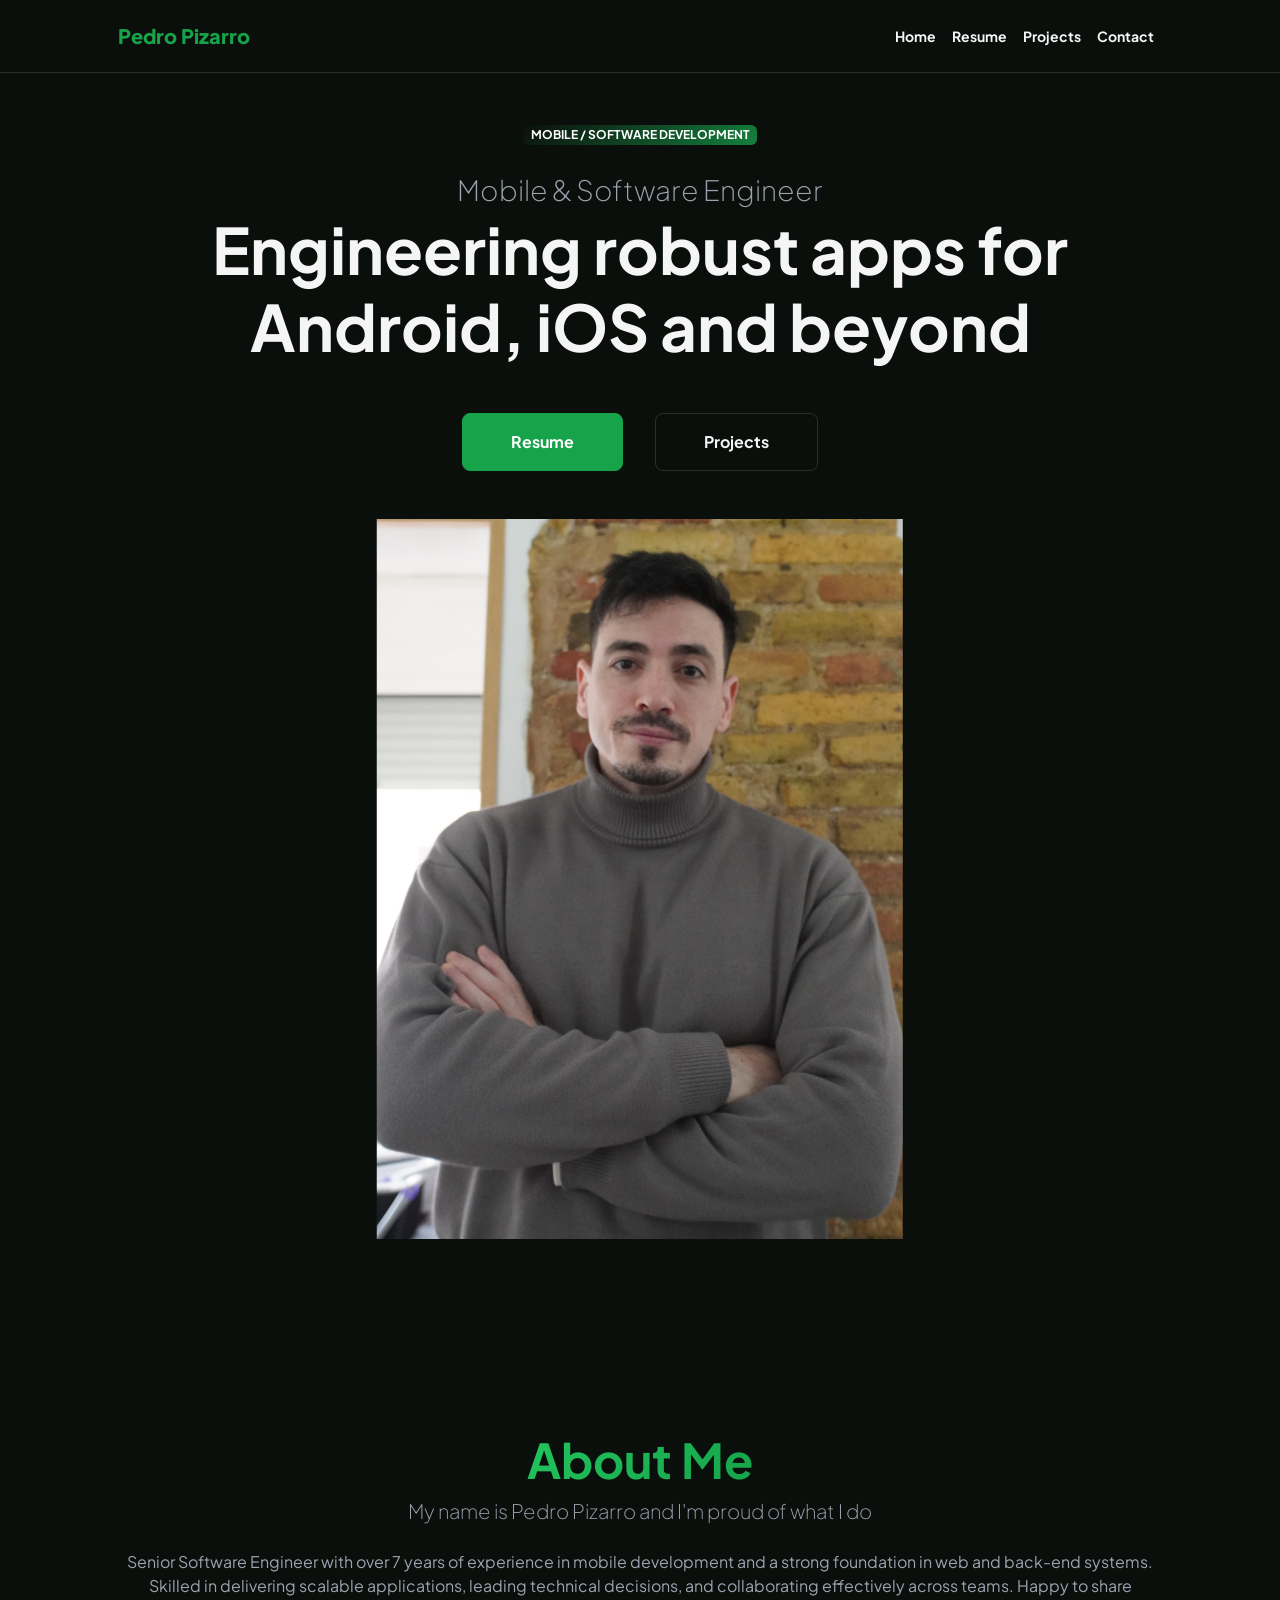
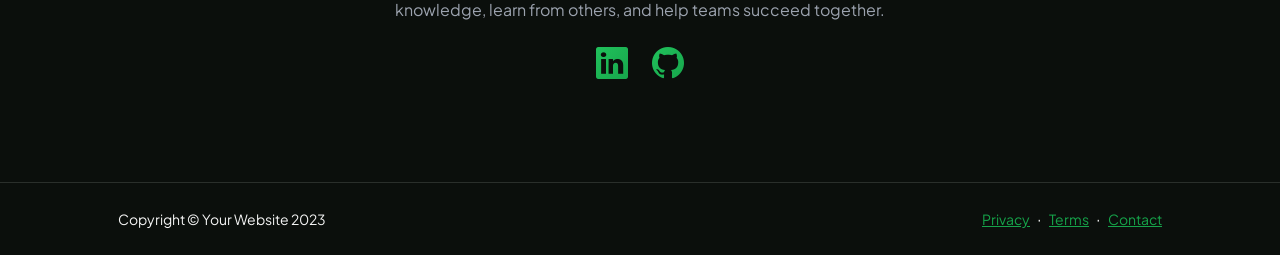
<file: index.html>
<!DOCTYPE html>
<html lang="en">
    <head>
        <meta charset="utf-8" />
        <meta name="viewport" content="width=device-width, initial-scale=1, shrink-to-fit=no" />
        <meta name="description" content="" />
        <meta name="author" content="" />
        <title>Pedro Pizarro Huertas | Mobile / Software Engineer</title>
        <!-- Favicon-->
        <link rel="icon" type="image/x-icon" href="assets/favicon.ico" />
        <!-- Custom Google font-->
        <link rel="preconnect" href="https://fonts.googleapis.com" />
        <link rel="preconnect" href="https://fonts.gstatic.com" crossorigin />
        <link href="https://fonts.googleapis.com/css2?family=Plus+Jakarta+Sans:wght@100;200;300;400;500;600;700;800;900&amp;display=swap" rel="stylesheet" />
        <!-- Bootstrap icons-->
        <link href="https://cdn.jsdelivr.net/npm/bootstrap-icons@1.8.1/font/bootstrap-icons.css" rel="stylesheet" />
        <!-- Core theme CSS (includes Bootstrap)-->
        <link href="css/styles.css" rel="stylesheet" />
    </head>
    <body class="d-flex flex-column h-100">
        <main class="flex-shrink-0">
            <!-- Navigation-->
            <nav class="navbar navbar-expand-lg navbar-dark bg-white py-3">
                <div class="container px-5">
                    <a class="navbar-brand" href="index.html"><span class="fw-bolder text-primary">Pedro Pizarro</span></a>
                    <button class="navbar-toggler" type="button" data-bs-toggle="collapse" data-bs-target="#navbarSupportedContent" aria-controls="navbarSupportedContent" aria-expanded="false" aria-label="Toggle navigation"><span class="navbar-toggler-icon"></span></button>
                    <div class="collapse navbar-collapse" id="navbarSupportedContent">
                        <ul class="navbar-nav ms-auto mb-2 mb-lg-0 small fw-bolder">
                            <li class="nav-item"><a class="nav-link" href="index.html">Home</a></li>
                            <li class="nav-item"><a class="nav-link" href="resume.html">Resume</a></li>
                            <li class="nav-item"><a class="nav-link" href="projects.html">Projects</a></li>
                            <li class="nav-item"><a class="nav-link" href="contact.html">Contact</a></li>
                        </ul>
                    </div>
                </div>
            </nav>
            <!-- Header-->
            <header class="py-5">
                <div class="container px-5 pb-5">
                    <div class="row gx-5 align-items-center">
                        <div class="col-xxl-5">
                            <!-- Header text content-->
                            <div class="text-center text-xxl-start">
                                <div class="badge bg-gradient-primary-to-secondary text-white mb-4"><div class="text-uppercase">Mobile / Software Development</div></div>
                                <div class="fs-3 fw-light text-muted">Mobile & Software Engineer</div>
                                <h1 class="display-3 fw-bolder mb-5">
                                    <span class="d-inline">Engineering robust apps for Android, iOS and beyond</span>
                                </h1>
                                <div class="d-grid gap-3 d-sm-flex justify-content-sm-center justify-content-xxl-start mb-3">
                                    <a class="btn btn-primary btn-lg px-5 py-3 me-sm-3 fs-6 fw-bolder" href="resume.html">Resume</a>
                                    <a class="btn btn-outline-dark btn-lg px-5 py-3 fs-6 fw-bolder" href="projects.html">Projects</a>
                                </div>
                            </div>
                        </div>
                        <div class="col-xxl-7">
                            <!-- Header profile picture-->
                            <div class="d-flex justify-content-center mt-5 mt-xxl-0">
                                <div class="profile">
                                    <!-- TIP: For best results, use a photo with a transparent background like the demo example below-->
                                    <!-- Watch a tutorial on how to do this on YouTube (link)-->
                                    <img class="profile-img" src="assets/profile.png" alt="..." />
                                </div>
                            </div>
                        </div>
                    </div>
                </div>
            </header>
            <!-- About Section-->
            <section class="bg-light py-5">
                <div class="container px-5">
                    <div class="row gx-5 justify-content-center">
                        <div class="col-xxl-8">
                            <div class="text-center my-5">
                                <h2 class="display-5 fw-bolder"><span class="text-gradient d-inline">About Me</span></h2>
                                <p class="lead fw-light mb-4">My name is Pedro Pizarro and I'm proud of what I do</p>
                                <p class="text-muted">Senior Software Engineer with over 7 years of experience in mobile development and a strong foundation in web and back-end systems. Skilled in delivering scalable applications, leading technical decisions, and collaborating effectively across teams.
                                    Happy to share knowledge, learn from others, and help teams succeed together.</p>
                                <div class="d-flex justify-content-center fs-2 gap-4">
                                    <a class="text-gradient" href="https://www.linkedin.com/in/pedro-pizarro-huertas-80893719a/" target="_blank" rel="noopener">
                                        <i class="bi bi-linkedin"></i>
                                    </a>
                                    <a class="text-gradient" href="https://github.com/pdepizarro" target="_blank" rel="noopener">
                                        <i class="bi bi-github"></i>
                                    </a>
                                </div>
                            </div>
                        </div>
                    </div>
                </div>
            </section>
        </main>
        <!-- Footer-->
        <footer class="bg-white py-4 mt-auto">
            <div class="container px-5">
                <div class="row align-items-center justify-content-between flex-column flex-sm-row">
                    <div class="col-auto"><div class="small m-0">Copyright &copy; Your Website 2023</div></div>
                    <div class="col-auto">
                        <a class="small" href="#!">Privacy</a>
                        <span class="mx-1">&middot;</span>
                        <a class="small" href="#!">Terms</a>
                        <span class="mx-1">&middot;</span>
                        <a class="small" href="#!">Contact</a>
                    </div>
                </div>
            </div>
        </footer>
        <!-- Bootstrap core JS-->
        <script src="https://cdn.jsdelivr.net/npm/bootstrap@5.2.3/dist/js/bootstrap.bundle.min.js"></script>
        <!-- Core theme JS-->
        <script src="js/scripts.js"></script>
    </body>
</html>
</file>
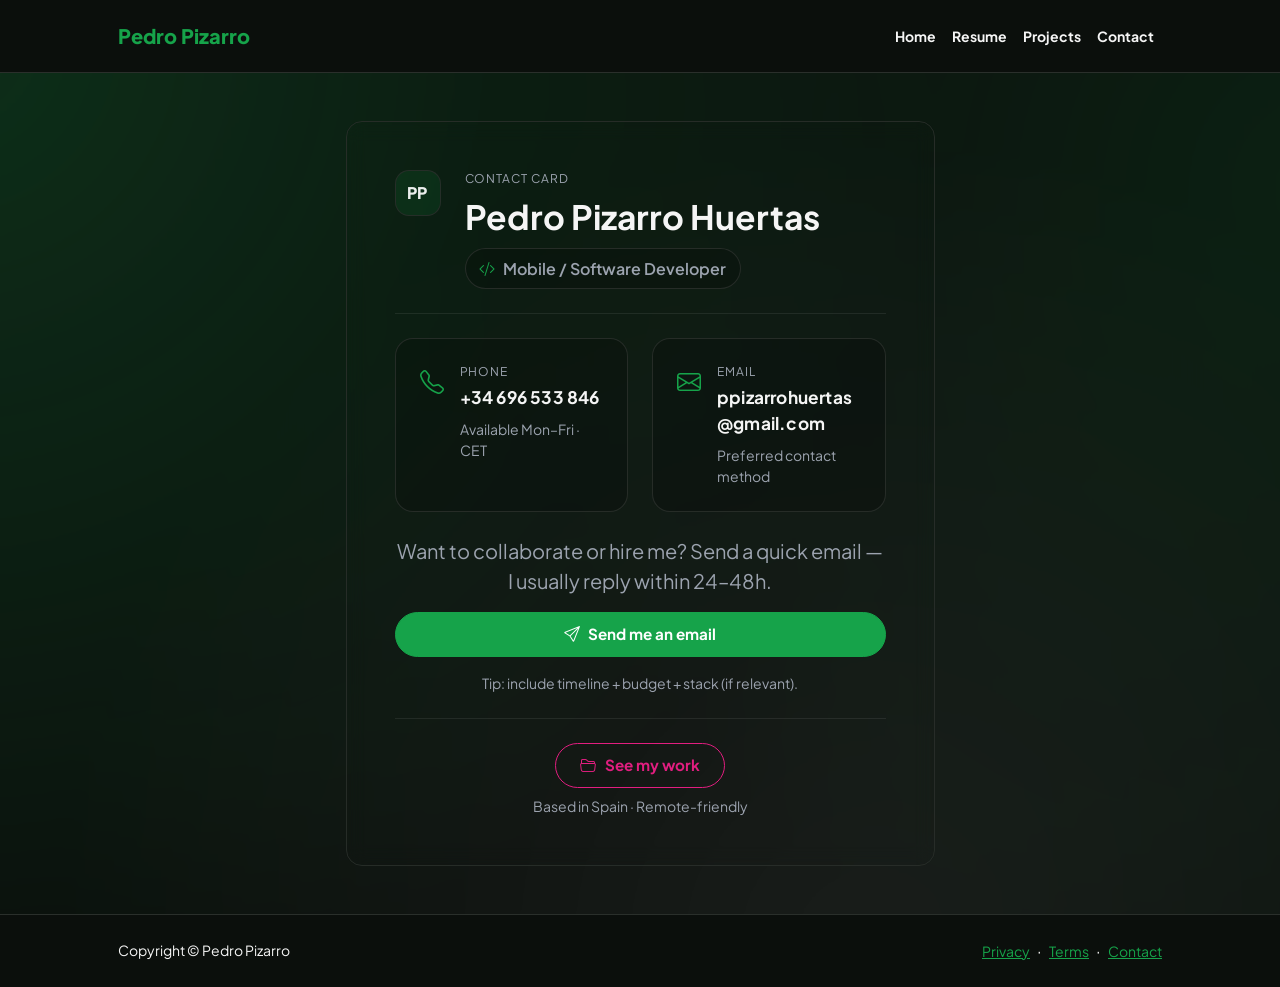
<file: contact.html>
<!DOCTYPE html>
<html lang="en">

<head>
    <meta charset="utf-8" />
    <meta name="viewport" content="width=device-width, initial-scale=1, shrink-to-fit=no" />
    <title>Contact - Pedro Pizarro</title>

    <link rel="icon" type="image/x-icon" href="assets/favicon.ico" />

    <!-- Custom Google font-->
    <link rel="preconnect" href="https://fonts.googleapis.com" />
    <link rel="preconnect" href="https://fonts.gstatic.com" crossorigin />
    <link
        href="https://fonts.googleapis.com/css2?family=Plus+Jakarta+Sans:wght@100;200;300;400;500;600;700;800;900&display=swap"
        rel="stylesheet" />

    <!-- Bootstrap icons-->
    <link href="https://cdn.jsdelivr.net/npm/bootstrap-icons@1.8.1/font/bootstrap-icons.css" rel="stylesheet" />

    <!-- Core theme CSS (includes Bootstrap)-->
    <link href="css/styles.css" rel="stylesheet" />

    <style>
        /* Background glow matching your theme */
        .contact-hero {
            position: relative;
            overflow: hidden;
        }

        .contact-hero::before {
            content: "";
            position: absolute;
            inset: -40%;
            background:
                radial-gradient(circle at 20% 20%, rgba(var(--bs-primary-rgb), 0.22), transparent 45%),
                radial-gradient(circle at 80% 30%, rgba(var(--bs-primary-rgb), 0.12), transparent 40%),
                radial-gradient(circle at 60% 80%, rgba(255, 255, 255, 0.06), transparent 45%);
            filter: blur(10px);
            z-index: 0;
        }

        .contact-card {
            position: relative;
            z-index: 1;
            border: 1px solid rgba(42, 47, 43, 0.9);
            background: rgba(11, 15, 12, 0.65);
            backdrop-filter: blur(10px);
        }

        .contact-divider {
            height: 1px;
            background: rgba(255, 255, 255, 0.08);
        }

        .contact-pill {
            border: 1px solid rgba(42, 47, 43, 0.9);
            background: rgba(0, 0, 0, 0.20);
            border-radius: 18px;
        }

        .contact-label {
            letter-spacing: 0.08em;
            text-transform: uppercase;
            font-size: 0.75rem;
        }

        .contact-value {
            font-size: 1.08rem;
            font-weight: 700;
            letter-spacing: 0.2px;
            word-break: break-word;
        }

        .contact-link {
            color: inherit;
            text-decoration: none;
        }

        .contact-link:hover {
            text-decoration: underline;
            text-decoration-color: rgba(var(--bs-primary-rgb), 0.7);
            text-underline-offset: 4px;
        }

        /* Only 2 buttons: centered content + slightly smaller type */
        .contact-action {
            display: flex;
            align-items: center;
            justify-content: center;
            gap: 0.55rem;
            border-radius: 999px;
            font-size: 0.95rem;
            font-weight: 700;
            padding: 0.78rem 1.25rem;
            line-height: 1.2;
            white-space: nowrap;
        }

        .contact-action i {
            line-height: 1;
            font-size: 1.05em;
        }

        /* Small badge for role */
        .role-badge {
            display: inline-flex;
            align-items: center;
            gap: 0.5rem;
            padding: 0.45rem 0.85rem;
            border-radius: 999px;
            border: 1px solid rgba(42, 47, 43, 0.9);
            background: rgba(0, 0, 0, 0.18);
        }

        /* Subtle avatar/monogram */
        .mono {
            width: 46px;
            height: 46px;
            border-radius: 14px;
            display: grid;
            place-items: center;
            border: 1px solid rgba(42, 47, 43, 0.9);
            background: rgba(var(--bs-primary-rgb), 0.12);
            color: rgba(255, 255, 255, 0.92);
            font-weight: 800;
            letter-spacing: 0.06em;
        }

        @media (max-width: 575.98px) {
            .contact-value {
                font-size: 1rem;
            }

            .contact-action {
                width: 100%;
            }
        }
    </style>
</head>

<body class="d-flex flex-column">
    <main class="flex-shrink-0">
        <!-- Navigation-->
        <nav class="navbar navbar-expand-lg navbar-dark bg-white py-3">
            <div class="container px-5">
                <a class="navbar-brand" href="index.html">
                    <span class="fw-bolder text-primary">Pedro Pizarro</span>
                </a>
                <button class="navbar-toggler" type="button" data-bs-toggle="collapse"
                    data-bs-target="#navbarSupportedContent" aria-controls="navbarSupportedContent"
                    aria-expanded="false" aria-label="Toggle navigation">
                    <span class="navbar-toggler-icon"></span>
                </button>

                <div class="collapse navbar-collapse" id="navbarSupportedContent">
                    <ul class="navbar-nav ms-auto mb-2 mb-lg-0 small fw-bolder">
                        <li class="nav-item"><a class="nav-link" href="index.html">Home</a></li>
                        <li class="nav-item"><a class="nav-link" href="resume.html">Resume</a></li>
                        <li class="nav-item"><a class="nav-link" href="projects.html">Projects</a></li>
                        <li class="nav-item"><a class="nav-link active" href="contact.html">Contact</a></li>
                    </ul>
                </div>
            </div>
        </nav>

        <!-- Page content -->
        <section class="py-5 contact-hero">
            <div class="container px-5">
                <div class="row gx-5 justify-content-center">
                    <div class="col-lg-9 col-xl-7">
                        <div class="contact-card rounded-4 p-4 p-md-5">

                            <!-- Business card header -->
                            <div
                                class="d-flex flex-column flex-sm-row align-items-center align-items-sm-start gap-3 gap-sm-4 mb-4">
                                <div class="mono">PP</div>

                                <div class="text-center text-sm-start flex-grow-1">
                                    <div class="contact-label text-muted mb-2">Contact card</div>

                                    <h1 class="fw-bolder mb-1" style="font-size: clamp(1.6rem, 3.5vw, 2.1rem);">
                                        Pedro Pizarro Huertas
                                    </h1>

                                    <div class="role-badge mt-2">
                                        <i class="bi bi-code-slash text-primary"></i>
                                        <span class="fw-semibold text-muted">Mobile / Software Developer</span>
                                    </div>
                                </div>
                            </div>

                            <div class="contact-divider mb-4"></div>

                            <!-- Info first (no buttons here) -->
                            <div class="row g-3 g-md-4 mb-4">
                                <div class="col-md-6">
                                    <div class="contact-pill p-4 h-100">
                                        <div class="d-flex align-items-start gap-3">
                                            <div class="text-primary fs-4">
                                                <i class="bi bi-telephone"></i>
                                            </div>
                                            <div class="flex-grow-1">
                                                <div class="contact-label text-muted mb-1">Phone</div>
                                                <div class="contact-value">
                                                    <a class="contact-link" href="tel:+34696533846">+34 696 533 846</a>
                                                </div>
                                                <div class="small text-muted mt-2">Available Mon–Fri · CET</div>
                                            </div>
                                        </div>
                                    </div>
                                </div>

                                <div class="col-md-6">
                                    <div class="contact-pill p-4 h-100">
                                        <div class="d-flex align-items-start gap-3">
                                            <div class="text-primary fs-4">
                                                <i class="bi bi-envelope"></i>
                                            </div>
                                            <div class="flex-grow-1">
                                                <div class="contact-label text-muted mb-1">Email</div>
                                                <div class="contact-value">
                                                    <a class="contact-link"
                                                        href="mailto:ppizarrohuertas@gmail.com">ppizarrohuertas@gmail.com</a>
                                                </div>
                                                <div class="small text-muted mt-2">Preferred contact method</div>
                                            </div>
                                        </div>
                                    </div>
                                </div>
                            </div>

                            <!-- Primary CTA (1st button) -->
                            <div class="text-center mb-4">
                                <p class="lead fw-normal text-muted mb-3">
                                    Want to collaborate or hire me? Send a quick email — I usually reply within 24–48h.
                                </p>

                                <a class="btn btn-primary contact-action px-4"
                                    href="mailto:ppizarrohuertas@gmail.com?subject=Hi%20Pedro%20%E2%80%94%20Let%E2%80%99s%20talk&body=Hi%20Pedro%2C%0D%0A%0D%0AI'm%20reaching%20out%20from%20your%20website%20about...%0D%0A%0D%0A">
                                    <i class="bi bi-send"></i>
                                    Send me an email
                                </a>

                                <div class="small text-muted mt-3">
                                    Tip: include timeline + budget + stack (if relevant).
                                </div>
                            </div>

                            <div class="contact-divider mb-4"></div>

                            <!-- Secondary CTA at the very bottom (2nd button) -->
                            <div class="d-flex flex-column align-items-center gap-2">
                                <a class="btn btn-outline-secondary contact-action px-4" href="projects.html">
                                    <i class="bi bi-folder2-open"></i>
                                    See my work
                                </a>

                                <div class="small text-muted">
                                    Based in Spain · Remote-friendly
                                </div>
                            </div>

                        </div>
                    </div>
                </div>
            </div>
        </section>
    </main>

    <!-- Footer-->
    <footer class="bg-white py-4 mt-auto">
        <div class="container px-5">
            <div class="row align-items-center justify-content-between flex-column flex-sm-row">
                <div class="col-auto">
                    <div class="small m-0">Copyright &copy; Pedro Pizarro</div>
                </div>
                <div class="col-auto">
                    <a class="small" href="#!">Privacy</a>
                    <span class="mx-1">&middot;</span>
                    <a class="small" href="#!">Terms</a>
                    <span class="mx-1">&middot;</span>
                    <a class="small" href="contact.html">Contact</a>
                </div>
            </div>
        </div>
    </footer>

    <script src="https://cdn.jsdelivr.net/npm/bootstrap@5.2.3/dist/js/bootstrap.bundle.min.js"></script>
    <script src="js/scripts.js"></script>
</body>

</html>
</file>
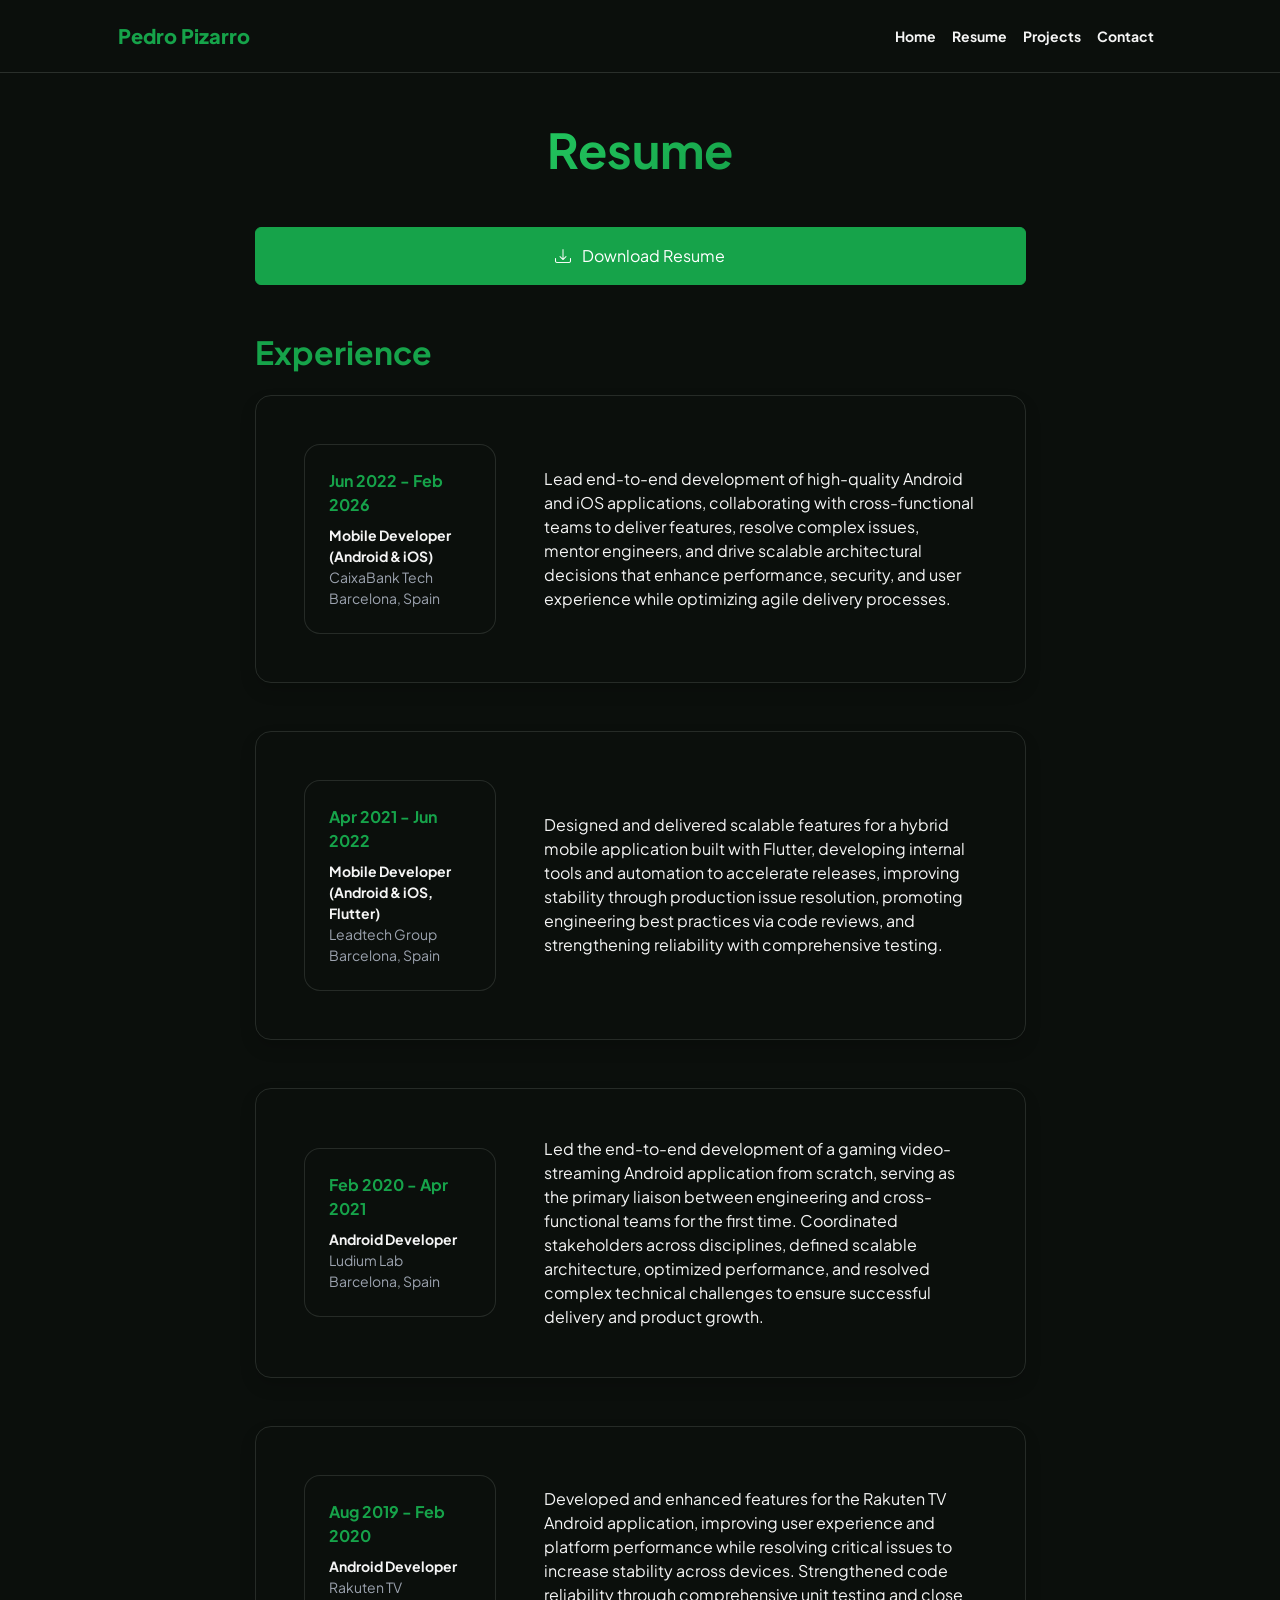
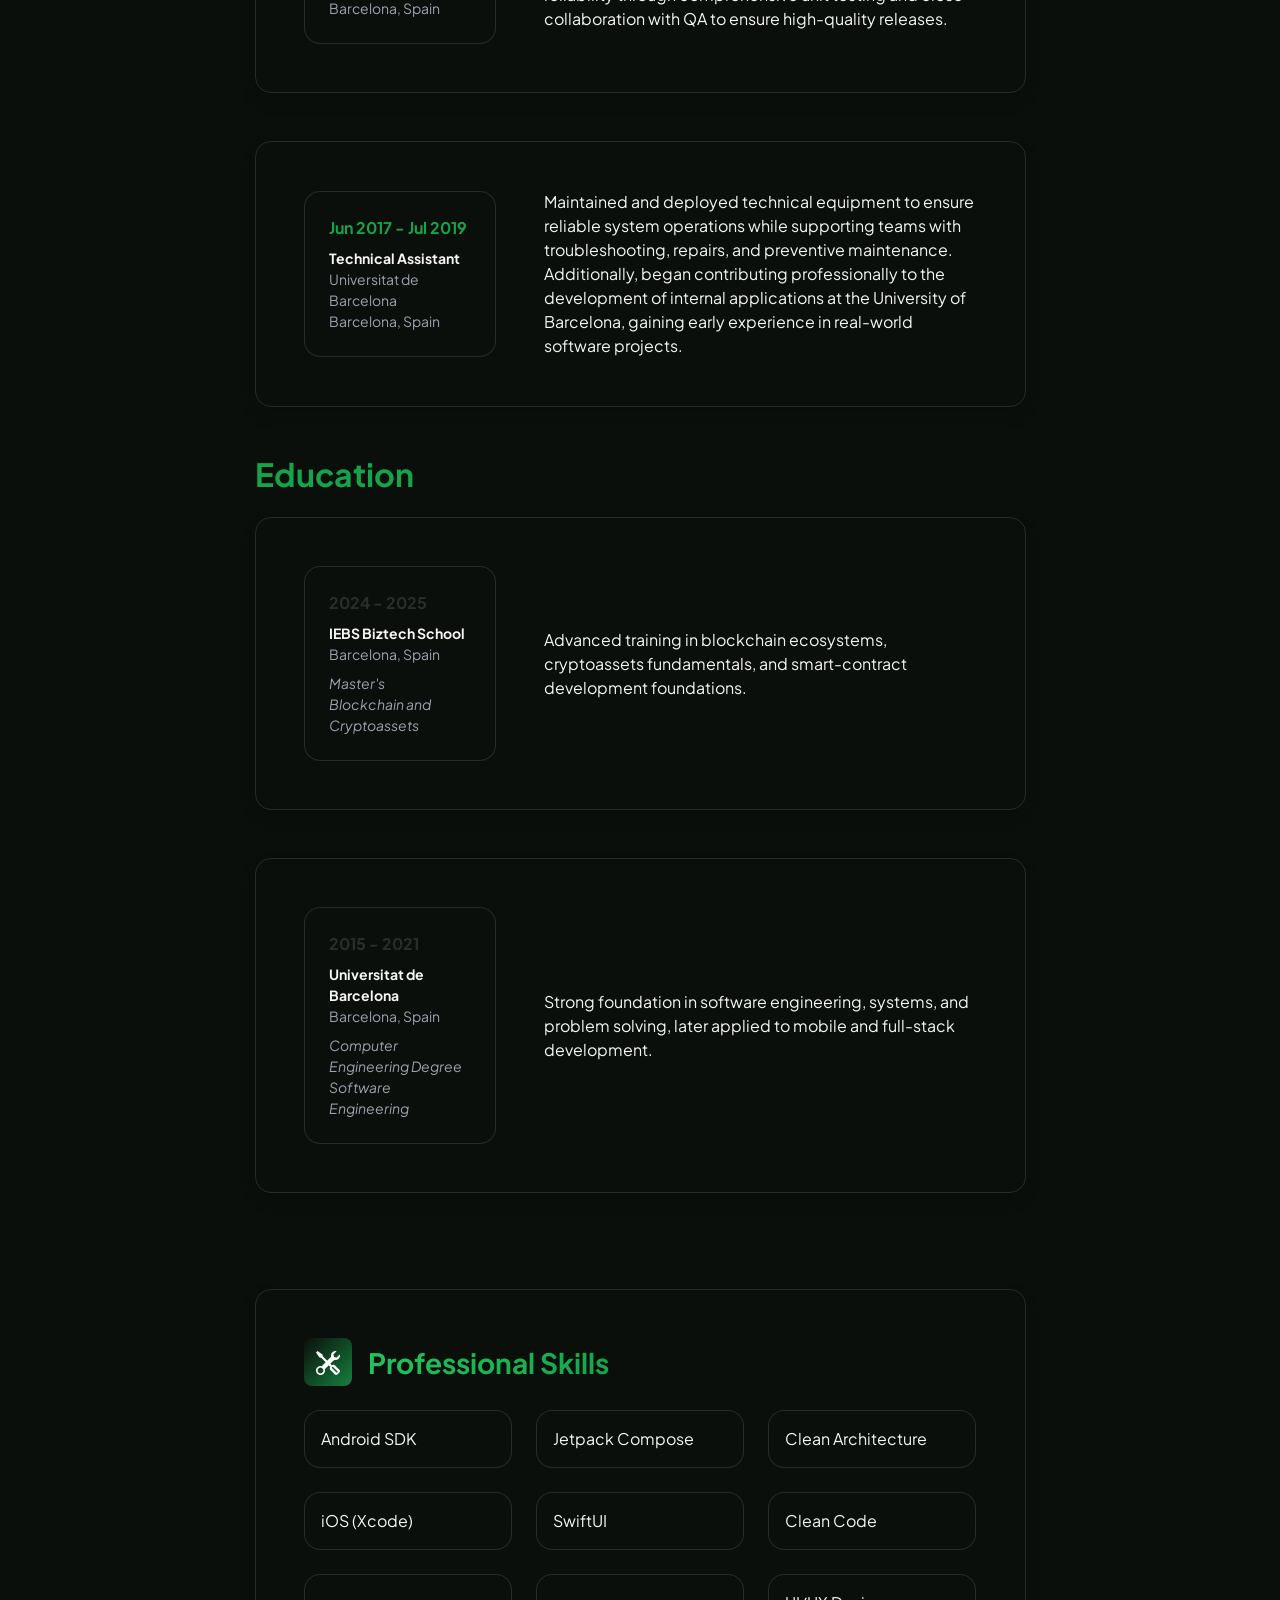
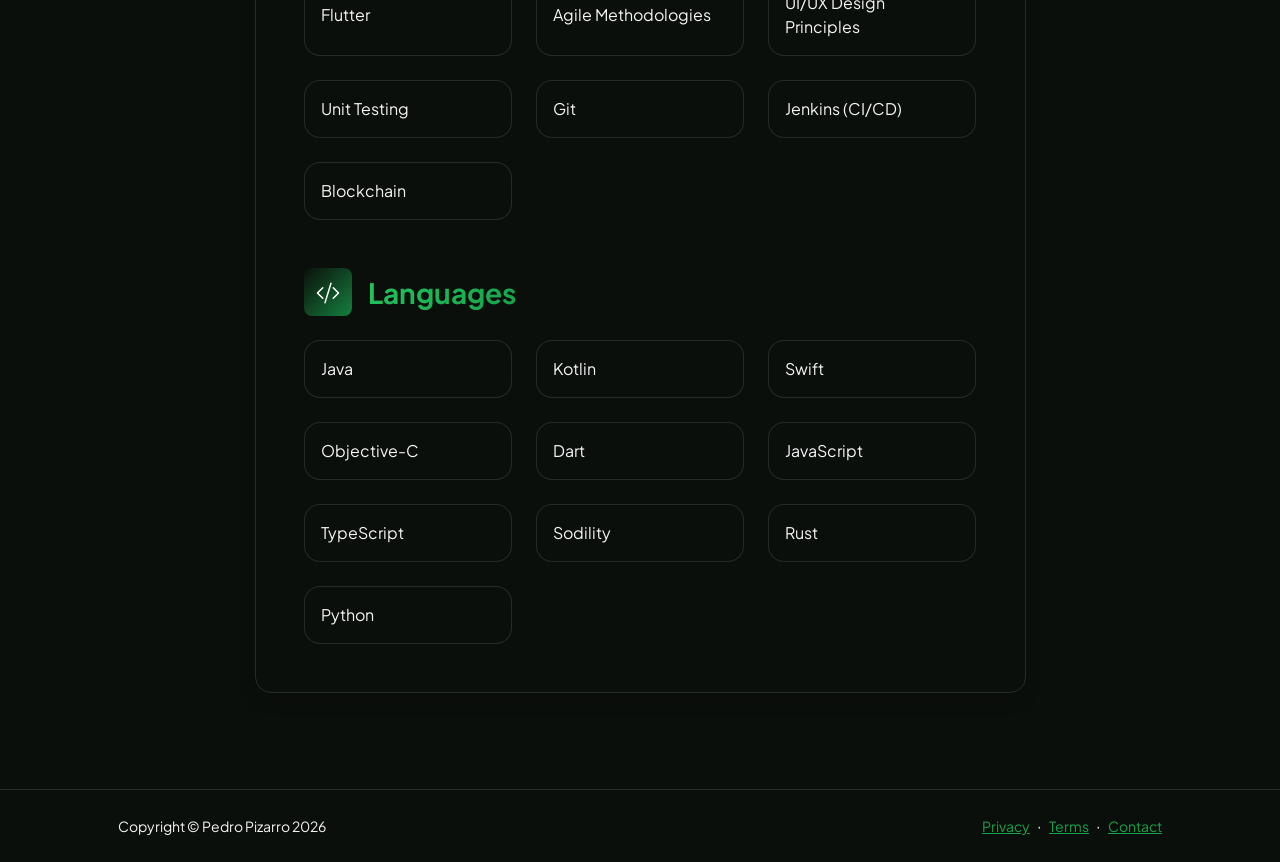
<file: resume.html>
<!DOCTYPE html>

<html lang="en">

<head>
    <meta charset="utf-8" />
    <meta content="width=device-width, initial-scale=1, shrink-to-fit=no" name="viewport" />
    <meta content="" name="description" />
    <meta content="" name="author" />
    <title>Pedro Pizarro - Resume</title>
    <!-- Favicon-->
    <link href="assets/favicon.ico" rel="icon" type="image/x-icon" />
    <!-- Custom Google font-->
    <link href="https://fonts.googleapis.com" rel="preconnect" />
    <link crossorigin="" href="https://fonts.gstatic.com" rel="preconnect" />
    <link
        href="https://fonts.googleapis.com/css2?family=Plus+Jakarta+Sans:wght@100;200;300;400;500;600;700;800;900&amp;display=swap"
        rel="stylesheet" />
    <!-- Bootstrap icons-->
    <link href="https://cdn.jsdelivr.net/npm/bootstrap-icons@1.8.1/font/bootstrap-icons.css" rel="stylesheet" />
    <!-- Core theme CSS (includes Bootstrap)-->
    <link href="css/styles.css" rel="stylesheet" />
</head>

<body class="d-flex flex-column h-100 bg-light">
    <main class="flex-shrink-0">
        <!-- Navigation-->
        <nav class="navbar navbar-expand-lg navbar-dark bg-white py-3">
            <div class="container px-5">
                <a class="navbar-brand" href="index.html"><span class="fw-bolder text-primary">Pedro Pizarro</span></a>
                <button aria-controls="navbarSupportedContent" aria-expanded="false" aria-label="Toggle navigation"
                    class="navbar-toggler" data-bs-target="#navbarSupportedContent" data-bs-toggle="collapse"
                    type="button"><span class="navbar-toggler-icon"></span></button>
                <div class="collapse navbar-collapse" id="navbarSupportedContent">
                    <ul class="navbar-nav ms-auto mb-2 mb-lg-0 small fw-bolder">
                        <li class="nav-item"><a class="nav-link" href="index.html">Home</a></li>
                        <li class="nav-item"><a class="nav-link" href="resume.html">Resume</a></li>
                        <li class="nav-item"><a class="nav-link" href="projects.html">Projects</a></li>
                        <li class="nav-item"><a class="nav-link" href="contact.html">Contact</a></li>
                    </ul>
                </div>
            </div>
        </nav>
        <!-- Page Content-->
        <div class="container px-5 my-5">
            <div class="text-center mb-5">
                <h1 class="display-5 fw-bolder mb-0"><span class="text-gradient d-inline">Resume</span></h1>
            </div>
            <div class="row gx-5 justify-content-center">
                <div class="col-lg-11 col-xl-9 col-xxl-8">

                    <!-- Download first -->
                    <div class="mb-5">
                        <a class="btn btn-primary px-4 py-3 w-100" href="assets/Pedro_Pizarro_Huertas_2026.pdf"
                            download>
                            <i class="bi bi-download me-2"></i>
                            Download Resume
                        </a>
                    </div>

                    <!-- Experience Section-->
                    <section>

                        <h2 class="text-primary fw-bolder mb-4">Experience</h2>

                        <!-- CaixaBank Tech -->
                        <div class="card shadow border-0 rounded-4 mb-5">
                            <div class="card-body p-5">
                                <div class="row align-items-center gx-5">
                                    <div class="col text-center text-lg-start mb-4 mb-lg-0">
                                        <div class="bg-light p-4 rounded-4">
                                            <div class="text-primary fw-bolder mb-2">Jun 2022 - Feb 2026</div>
                                            <div class="small fw-bolder">Mobile Developer (Android &amp; iOS)</div>
                                            <div class="small text-muted">CaixaBank Tech</div>
                                            <div class="small text-muted">Barcelona, Spain</div>
                                        </div>
                                    </div>
                                    <div class="col-lg-8">
                                        <div>
                                            Lead end-to-end development of high-quality Android and iOS applications,
                                            collaborating with cross-functional teams to deliver features, resolve
                                            complex issues, mentor engineers, and drive scalable architectural decisions
                                            that enhance performance, security, and user experience while optimizing
                                            agile delivery processes.
                                        </div>
                                    </div>
                                </div>
                            </div>
                        </div>

                        <!-- Leadtech Group -->
                        <div class="card shadow border-0 rounded-4 mb-5">
                            <div class="card-body p-5">
                                <div class="row align-items-center gx-5">
                                    <div class="col text-center text-lg-start mb-4 mb-lg-0">
                                        <div class="bg-light p-4 rounded-4">
                                            <div class="text-primary fw-bolder mb-2">Apr 2021 - Jun 2022</div>
                                            <div class="small fw-bolder">Mobile Developer (Android &amp; iOS, Flutter)</div>
                                            <div class="small text-muted">Leadtech Group</div>
                                            <div class="small text-muted">Barcelona, Spain</div>
                                        </div>
                                    </div>
                                    <div class="col-lg-8">
                                        <div>
                                            Designed and delivered scalable features for a hybrid mobile application
                                            built with Flutter, developing internal tools and automation to accelerate
                                            releases, improving stability through production issue resolution, promoting
                                            engineering best practices via code reviews, and strengthening reliability
                                            with comprehensive testing.
                                        </div>
                                    </div>
                                </div>
                            </div>
                        </div>

                        <!-- Ludium Lab -->
                        <div class="card shadow border-0 rounded-4 mb-5">
                            <div class="card-body p-5">
                                <div class="row align-items-center gx-5">
                                    <div class="col text-center text-lg-start mb-4 mb-lg-0">
                                        <div class="bg-light p-4 rounded-4">
                                            <div class="text-primary fw-bolder mb-2">Feb 2020 - Apr 2021</div>
                                            <div class="small fw-bolder">Android Developer</div>
                                            <div class="small text-muted">Ludium Lab</div>
                                            <div class="small text-muted">Barcelona, Spain</div>
                                        </div>
                                    </div>
                                    <div class="col-lg-8">
                                        <div>
                                            Led the end-to-end development of a gaming video-streaming Android
                                            application from scratch, serving as the primary liaison between engineering
                                            and cross-functional teams for the first time. Coordinated stakeholders
                                            across disciplines, defined scalable architecture, optimized performance,
                                            and resolved complex technical challenges to ensure successful delivery and
                                            product growth.
                                        </div>
                                    </div>
                                </div>
                            </div>
                        </div>

                        <!-- Rakuten TV -->
                        <div class="card shadow border-0 rounded-4 mb-5">
                            <div class="card-body p-5">
                                <div class="row align-items-center gx-5">
                                    <div class="col text-center text-lg-start mb-4 mb-lg-0">
                                        <div class="bg-light p-4 rounded-4">
                                            <div class="text-primary fw-bolder mb-2">Aug 2019 - Feb 2020</div>
                                            <div class="small fw-bolder">Android Developer</div>
                                            <div class="small text-muted">Rakuten TV</div>
                                            <div class="small text-muted">Barcelona, Spain</div>
                                        </div>
                                    </div>
                                    <div class="col-lg-8">
                                        <div>
                                            Developed and enhanced features for the Rakuten TV Android application,
                                            improving user experience and platform performance while resolving critical
                                            issues to increase stability across devices. Strengthened code reliability
                                            through comprehensive unit testing and close collaboration with QA to ensure
                                            high-quality releases.
                                        </div>
                                    </div>
                                </div>
                            </div>
                        </div>

                        <!-- Universitat de Barcelona -->
                        <div class="card shadow border-0 rounded-4 mb-5">
                            <div class="card-body p-5">
                                <div class="row align-items-center gx-5">
                                    <div class="col text-center text-lg-start mb-4 mb-lg-0">
                                        <div class="bg-light p-4 rounded-4">
                                            <div class="text-primary fw-bolder mb-2">Jun 2017 - Jul 2019</div>
                                            <div class="small fw-bolder">Technical Assistant</div>
                                            <div class="small text-muted">Universitat de Barcelona</div>
                                            <div class="small text-muted">Barcelona, Spain</div>
                                        </div>
                                    </div>
                                    <div class="col-lg-8">
                                        <div>
                                            Maintained and deployed technical equipment to ensure reliable system
                                            operations while supporting teams with troubleshooting, repairs, and
                                            preventive maintenance. Additionally, began contributing professionally to
                                            the development of internal applications at the University of Barcelona,
                                            gaining early experience in real-world software projects.
                                        </div>
                                    </div>
                                </div>
                            </div>
                        </div>

                    </section>

                    <!-- Education Section-->
                    <section>
                        <h2 class="text-primary fw-bolder mb-4">Education</h2>

                        <!-- Master Blockchain -->
                        <div class="card shadow border-0 rounded-4 mb-5">
                            <div class="card-body p-5">
                                <div class="row align-items-center gx-5">
                                    <div class="col text-center text-lg-start mb-4 mb-lg-0">
                                        <div class="bg-light p-4 rounded-4">
                                            <div class="text-secondary fw-bolder mb-2">2024 - 2025</div>
                                            <div class="mb-2">
                                                <div class="small fw-bolder">IEBS Biztech School</div>
                                                <div class="small text-muted">Barcelona, Spain</div>
                                            </div>
                                            <div class="fst-italic">
                                                <div class="small text-muted">Master's</div>
                                                <div class="small text-muted">Blockchain and Cryptoassets</div>
                                            </div>
                                        </div>
                                    </div>
                                    <div class="col-lg-8">
                                        <div>Advanced training in blockchain ecosystems, cryptoassets fundamentals, and
                                            smart-contract development foundations.</div>
                                    </div>
                                </div>
                            </div>
                        </div>

                        <!-- Degree -->
                        <div class="card shadow border-0 rounded-4 mb-5">
                            <div class="card-body p-5">
                                <div class="row align-items-center gx-5">
                                    <div class="col text-center text-lg-start mb-4 mb-lg-0">
                                        <div class="bg-light p-4 rounded-4">
                                            <div class="text-secondary fw-bolder mb-2">2015 - 2021</div>
                                            <div class="mb-2">
                                                <div class="small fw-bolder">Universitat de Barcelona</div>
                                                <div class="small text-muted">Barcelona, Spain</div>
                                            </div>
                                            <div class="fst-italic">
                                                <div class="small text-muted">Computer Engineering Degree</div>
                                                <div class="small text-muted">Software Engineering</div>
                                            </div>
                                        </div>
                                    </div>
                                    <div class="col-lg-8">
                                        <div>Strong foundation in software engineering, systems, and problem solving,
                                            later applied to mobile and full-stack development.</div>
                                    </div>
                                </div>
                            </div>
                        </div>

                    </section>

                    <!-- Divider-->
                    <div class="pb-5"></div>

                    <!-- Skills Section-->
                    <section>
                        <!-- Skillset Card-->
                        <div class="card shadow border-0 rounded-4 mb-5">
                            <div class="card-body p-5">

                                <!-- Professional skills list-->
                                <div class="mb-5">
                                    <div class="d-flex align-items-center mb-4">
                                        <div
                                            class="feature bg-primary bg-gradient-primary-to-secondary text-white rounded-3 me-3">
                                            <i class="bi bi-tools"></i>
                                        </div>
                                        <h3 class="fw-bolder mb-0"><span class="text-gradient d-inline">Professional
                                                Skills</span></h3>
                                    </div>

                                    <!-- Row 1 -->
                                    <div class="row row-cols-1 row-cols-md-3 mb-4">
                                        <div class="col mb-4 mb-md-0">
                                            <div class="d-flex align-items-center bg-light rounded-4 p-3 h-100">Android
                                                SDK</div>
                                        </div>
                                        <div class="col mb-4 mb-md-0">
                                            <div class="d-flex align-items-center bg-light rounded-4 p-3 h-100">Jetpack
                                                Compose</div>
                                        </div>
                                        <div class="col">
                                            <div class="d-flex align-items-center bg-light rounded-4 p-3 h-100">Clean
                                                Architecture</div>
                                        </div>
                                    </div>

                                    <!-- Row 2 -->
                                    <div class="row row-cols-1 row-cols-md-3 mb-4">
                                        <div class="col mb-4 mb-md-0">
                                            <div class="d-flex align-items-center bg-light rounded-4 p-3 h-100">iOS
                                                (Xcode)</div>
                                        </div>
                                        <div class="col mb-4 mb-md-0">
                                            <div class="d-flex align-items-center bg-light rounded-4 p-3 h-100">SwiftUI
                                            </div>
                                        </div>
                                        <div class="col">
                                            <div class="d-flex align-items-center bg-light rounded-4 p-3 h-100">Clean
                                                Code</div>
                                        </div>
                                    </div>

                                    <!-- Row 3 -->
                                    <div class="row row-cols-1 row-cols-md-3 mb-4">
                                        <div class="col mb-4 mb-md-0">
                                            <div class="d-flex align-items-center bg-light rounded-4 p-3 h-100">Flutter
                                            </div>
                                        </div>
                                        <div class="col mb-4 mb-md-0">
                                            <div class="d-flex align-items-center bg-light rounded-4 p-3 h-100">Agile
                                                Methodologies</div>
                                        </div>
                                        <div class="col">
                                            <div class="d-flex align-items-center bg-light rounded-4 p-3 h-100">UI/UX
                                                Design Principles</div>
                                        </div>
                                    </div>

                                    <!-- Row 4 -->
                                    <div class="row row-cols-1 row-cols-md-3">
                                        <div class="col mb-4 mb-md-0">
                                            <div class="d-flex align-items-center bg-light rounded-4 p-3 h-100">Unit
                                                Testing</div>
                                        </div>
                                        <div class="col mb-4 mb-md-0">
                                            <div class="d-flex align-items-center bg-light rounded-4 p-3 h-100">Git
                                            </div>
                                        </div>
                                        <div class="col">
                                            <div class="d-flex align-items-center bg-light rounded-4 p-3 h-100">Jenkins
                                                (CI/CD)</div>
                                        </div>
                                    </div>

                                    <!-- Row 5 -->
                                    <div class="row row-cols-1 row-cols-md-3 mt-4">
                                        <div class="col mb-4 mb-md-0">
                                            <div class="d-flex align-items-center bg-light rounded-4 p-3 h-100">
                                                Blockchain</div>
                                        </div>
                                        <div class="col mb-4 mb-md-0"></div>
                                        <div class="col"></div>

                                    </div>
                                </div>

                                <!-- Languages list (Spoken languages)-->
                                <div class="mb-0">
                                    <div class="d-flex align-items-center mb-4">
                                        <div
                                            class="feature bg-primary bg-gradient-primary-to-secondary text-white rounded-3 me-3">
                                            <i class="bi bi-code-slash"></i>
                                        </div>
                                        <h3 class="fw-bolder mb-0"><span class="text-gradient d-inline">Languages</span>
                                        </h3>
                                    </div>

                                    <div class="row row-cols-1 row-cols-md-3 mb-4">
                                        <div class="col mb-4 mb-md-0">
                                            <div class="d-flex align-items-center bg-light rounded-4 p-3 h-100">Java
                                            </div>
                                        </div>
                                        <div class="col mb-4 mb-md-0">
                                            <div class="d-flex align-items-center bg-light rounded-4 p-3 h-100">Kotlin
                                            </div>
                                        </div>
                                        <div class="col">
                                            <div class="d-flex align-items-center bg-light rounded-4 p-3 h-100">Swift
                                            </div>
                                        </div>
                                    </div>



                                    <div class="row row-cols-1 row-cols-md-3 mb-4">
                                        <div class="col mb-4 mb-md-0">
                                            <div class="d-flex align-items-center bg-light rounded-4 p-3 h-100">
                                                Objective-C</div>
                                        </div>
                                        <div class="col mb-4 mb-md-0">
                                            <div class="d-flex align-items-center bg-light rounded-4 p-3 h-100">Dart
                                            </div>
                                        </div>
                                        <div class="col">
                                            <div class="d-flex align-items-center bg-light rounded-4 p-3 h-100">
                                                JavaScript</div>
                                        </div>
                                    </div>

                                    <div class="row row-cols-1 row-cols-md-3 mb-4">
                                        <div class="col mb-4 mb-md-0">
                                            <div class="d-flex align-items-center bg-light rounded-4 p-3 h-100">
                                                TypeScript</div>
                                        </div>
                                        <div class="col mb-4 mb-md-0">
                                            <div class="d-flex align-items-center bg-light rounded-4 p-3 h-100">Sodility
                                            </div>
                                        </div>
                                        <div class="col">
                                            <div class="d-flex align-items-center bg-light rounded-4 p-3 h-100">Rust
                                            </div>
                                        </div>
                                    </div>

                                    <div class="row row-cols-1 row-cols-md-3">
                                        <div class="col mb-4 mb-md-0">
                                            <div class="d-flex align-items-center bg-light rounded-4 p-3 h-100">Python
                                            </div>
                                        </div>
                                        <div class="col mb-4 mb-md-0"></div>
                                        <div class="col"></div>
                                    </div>
                                </div>

                            </div>
                        </div>
                    </section>

                </div>
            </div>
        </div>
    </main>

    <!-- Footer-->
    <footer class="bg-white py-4 mt-auto">
        <div class="container px-5">
            <div class="row align-items-center justify-content-between flex-column flex-sm-row">
                <div class="col-auto">
                    <div class="small m-0">Copyright © Pedro Pizarro 2026</div>
                </div>
                <div class="col-auto">
                    <a class="small" href="#!">Privacy</a>
                    <span class="mx-1">·</span>
                    <a class="small" href="#!">Terms</a>
                    <span class="mx-1">·</span>
                    <a class="small" href="#!">Contact</a>
                </div>
            </div>
        </div>
    </footer>

    <!-- Bootstrap core JS-->
    <script src="https://cdn.jsdelivr.net/npm/bootstrap@5.2.3/dist/js/bootstrap.bundle.min.js"></script>
    <!-- Core theme JS-->
    <script src="js/scripts.js"></script>
</body>

</html>
</file>
